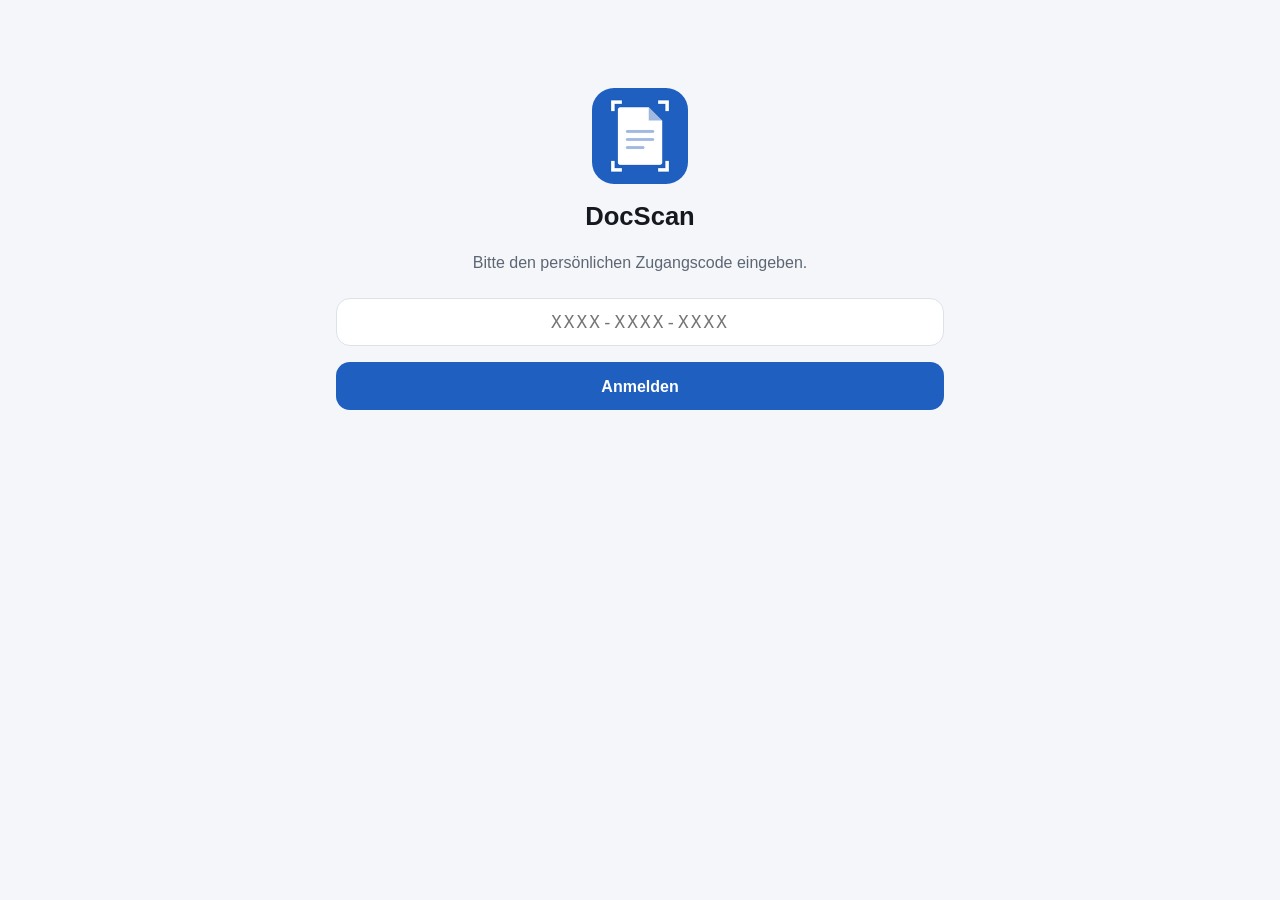
<file: pwa/index.html>
<!doctype html>
<html lang="de">
<head>
  <meta charset="utf-8">
  <meta name="viewport" content="width=device-width, initial-scale=1, viewport-fit=cover">
  <title>DocScan</title>
  <meta name="description" content="Dokumente scannen, ablegen und Rechnungen im Blick behalten.">
  <meta name="theme-color" content="#1f5fbf" media="(prefers-color-scheme: light)">
  <meta name="theme-color" content="#111418" media="(prefers-color-scheme: dark)">
  <meta name="color-scheme" content="light dark">

  <!-- iOS: Vollbild-App nach „Zum Home-Bildschirm“ -->
  <meta name="apple-mobile-web-app-capable" content="yes">
  <meta name="mobile-web-app-capable" content="yes">
  <meta name="apple-mobile-web-app-status-bar-style" content="default">
  <meta name="apple-mobile-web-app-title" content="DocScan">
  <link rel="apple-touch-icon" href="icons/apple-touch-icon.png">
  <link rel="icon" type="image/png" sizes="192x192" href="icons/icon-192.png">
  <link rel="manifest" href="manifest.webmanifest">

  <link rel="stylesheet" href="styles.css">
  <script src="config.js" defer></script>
  <script src="api.js" defer></script>
  <script src="scanner.js" defer></script>
  <script src="queue.js" defer></script>
  <script src="app.js" defer></script>
</head>
<body>
  <header class="topbar" id="topbar" hidden>
    <a href="#/" class="topbar-title">DocScan</a>
    <button class="icon-btn" id="menu-btn" type="button" aria-label="Menü" aria-haspopup="true" aria-expanded="false">
      <svg viewBox="0 0 24 24" width="24" height="24" aria-hidden="true"><circle cx="12" cy="5" r="2"/><circle cx="12" cy="12" r="2"/><circle cx="12" cy="19" r="2"/></svg>
      <span class="punkt" id="menu-punkt" hidden></span>
    </button>
    <div class="menu" id="menu" role="menu" hidden>
      <div class="menu-user" id="menu-user"></div>
      <a href="#/" role="menuitem" class="menu-item">Startseite</a>
      <a href="#/liste" role="menuitem" class="menu-item" data-rolle="editor">Tracking-Liste <span class="zahl" id="menu-neu" hidden></span></a>
      <button type="button" role="menuitem" class="menu-item" id="logout-btn">Abmelden</button>
    </div>
  </header>

  <main id="app" class="app" aria-live="polite"></main>

  <div class="toast" id="toast" role="status" hidden></div>

  <noscript>DocScan benötigt JavaScript.</noscript>
</body>
</html>
</file>
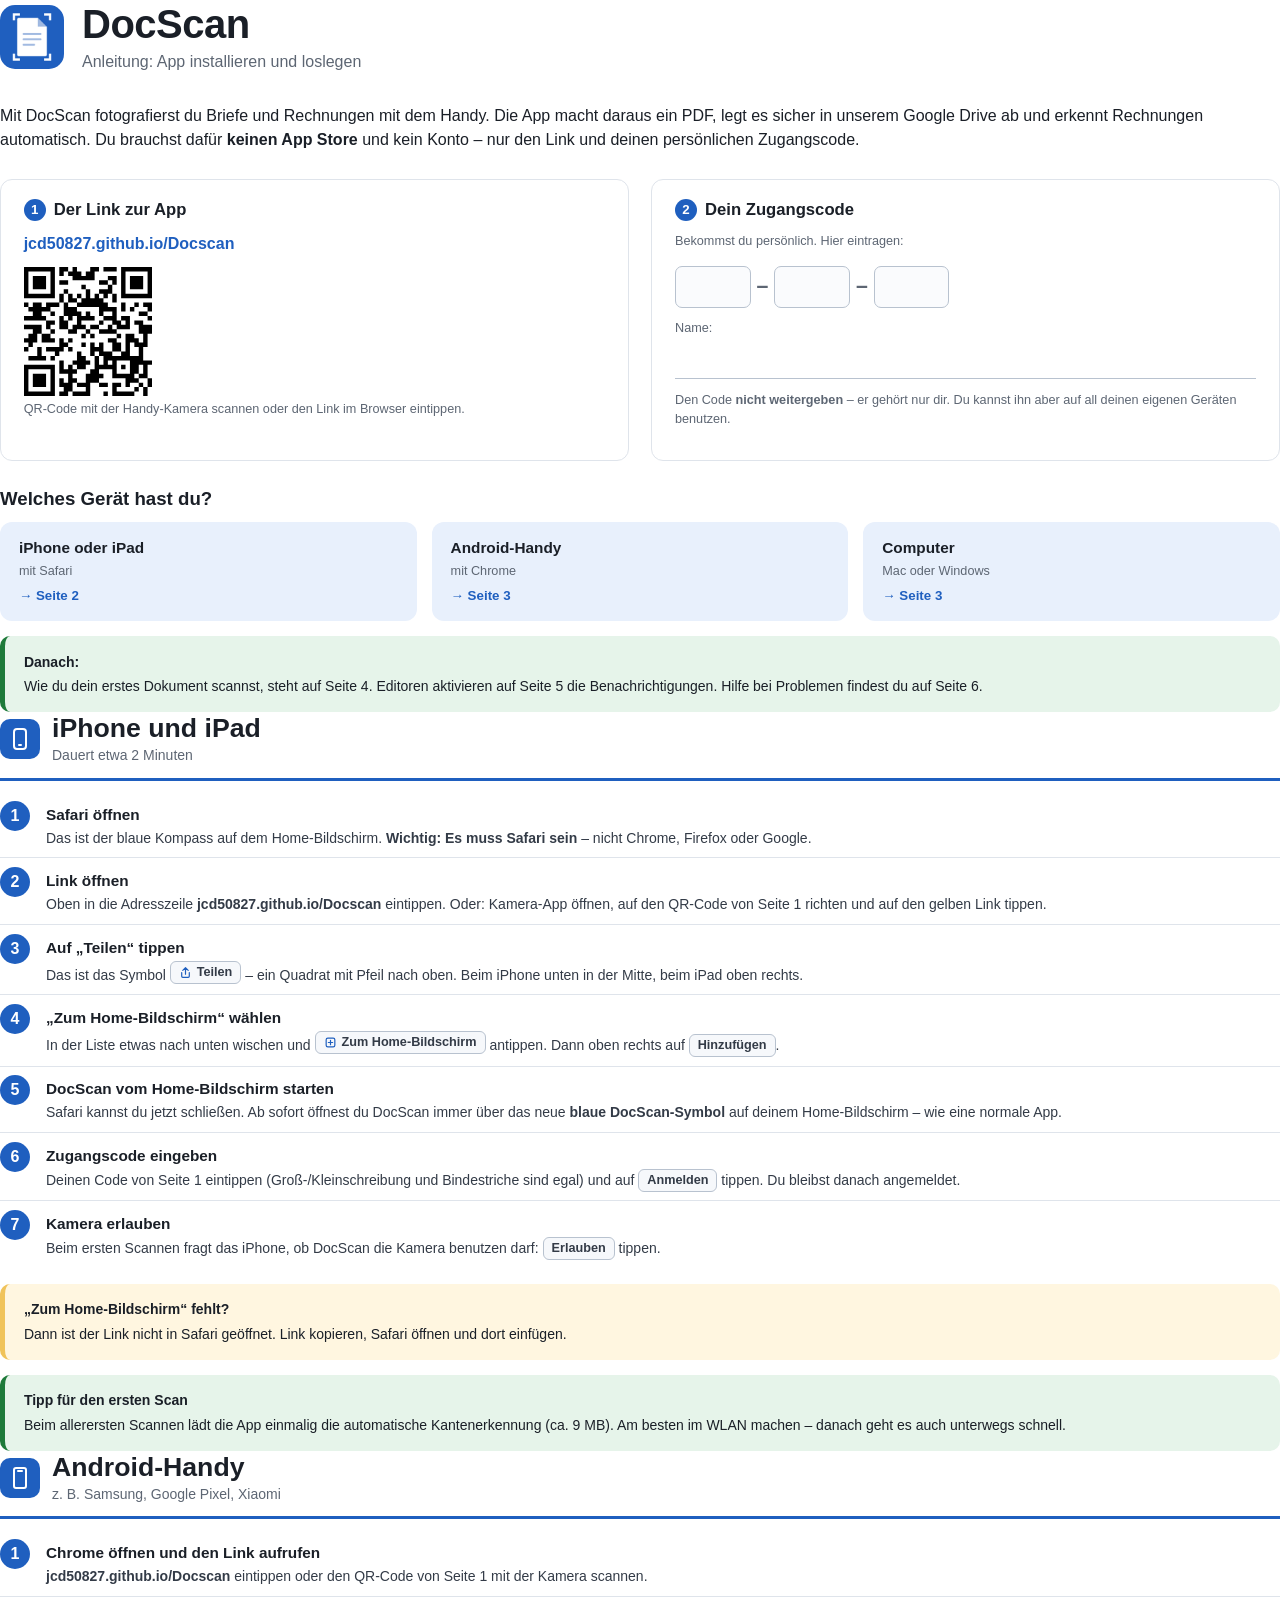
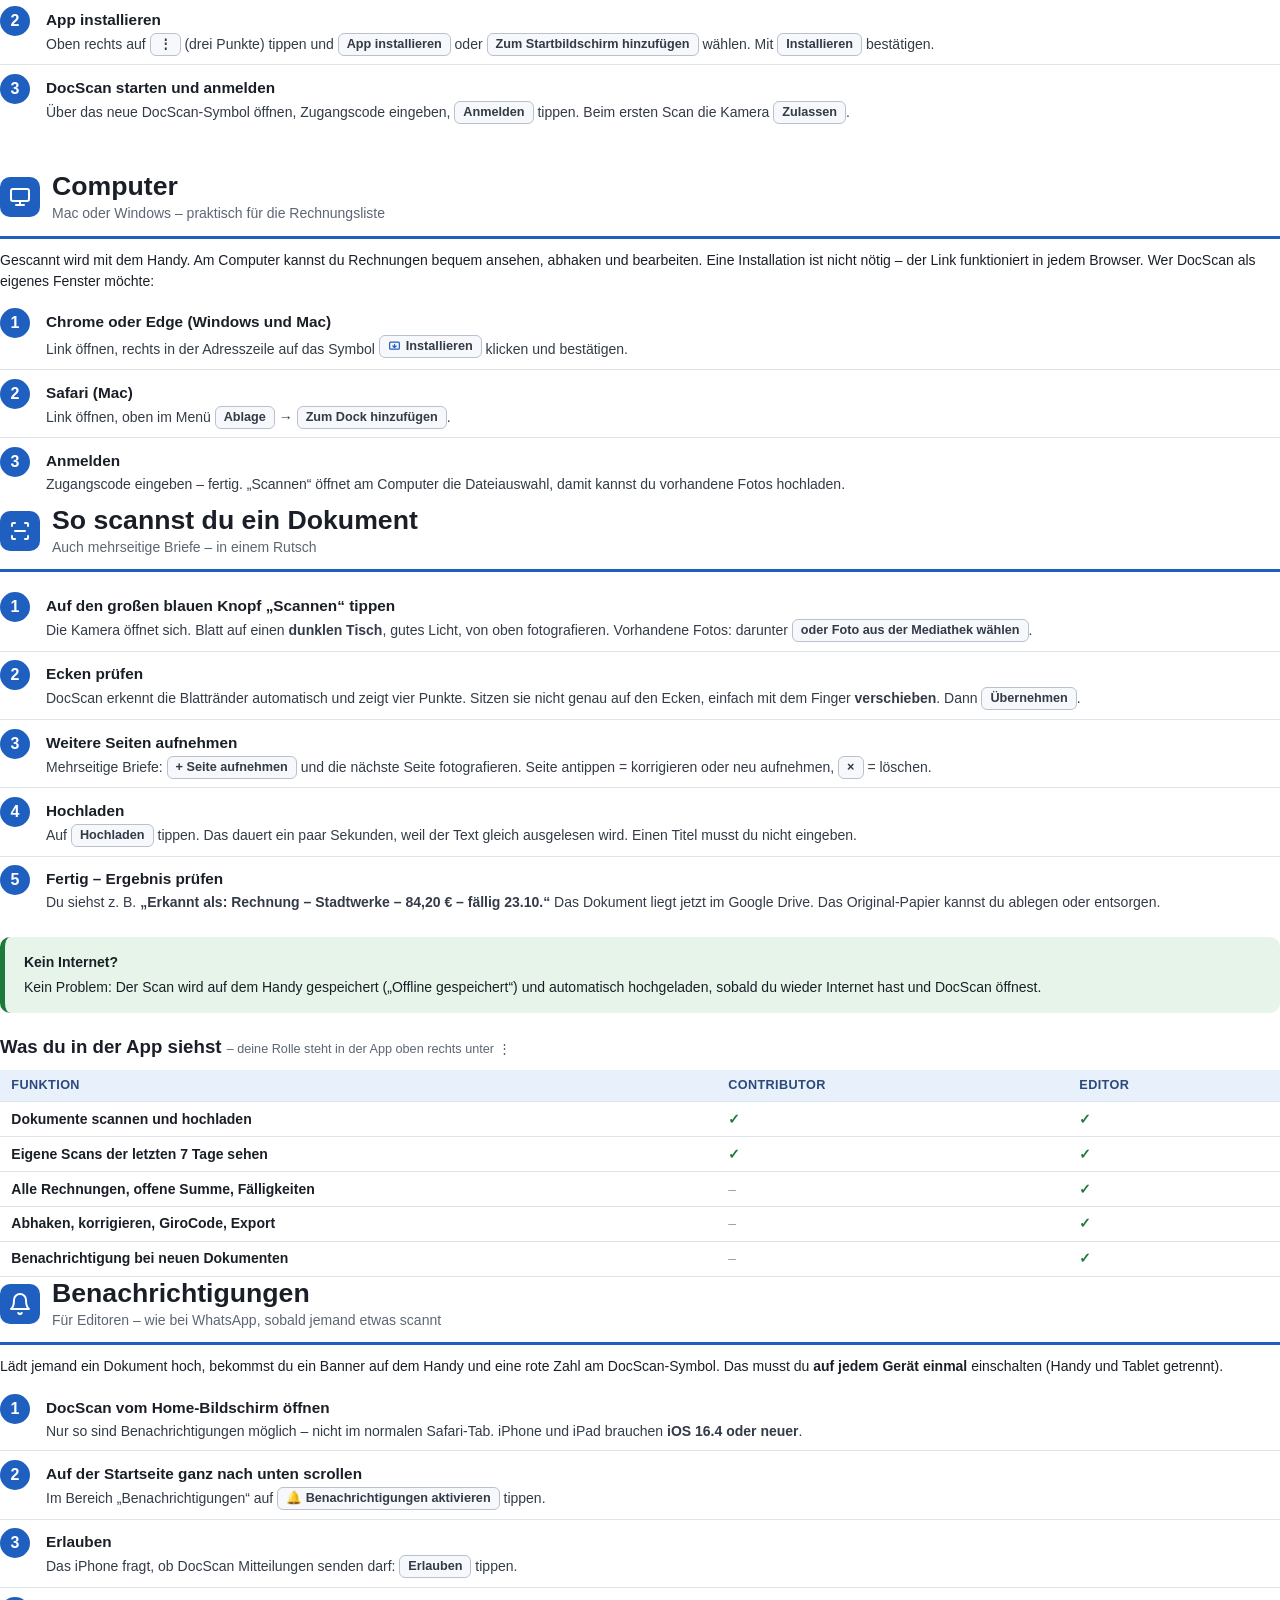
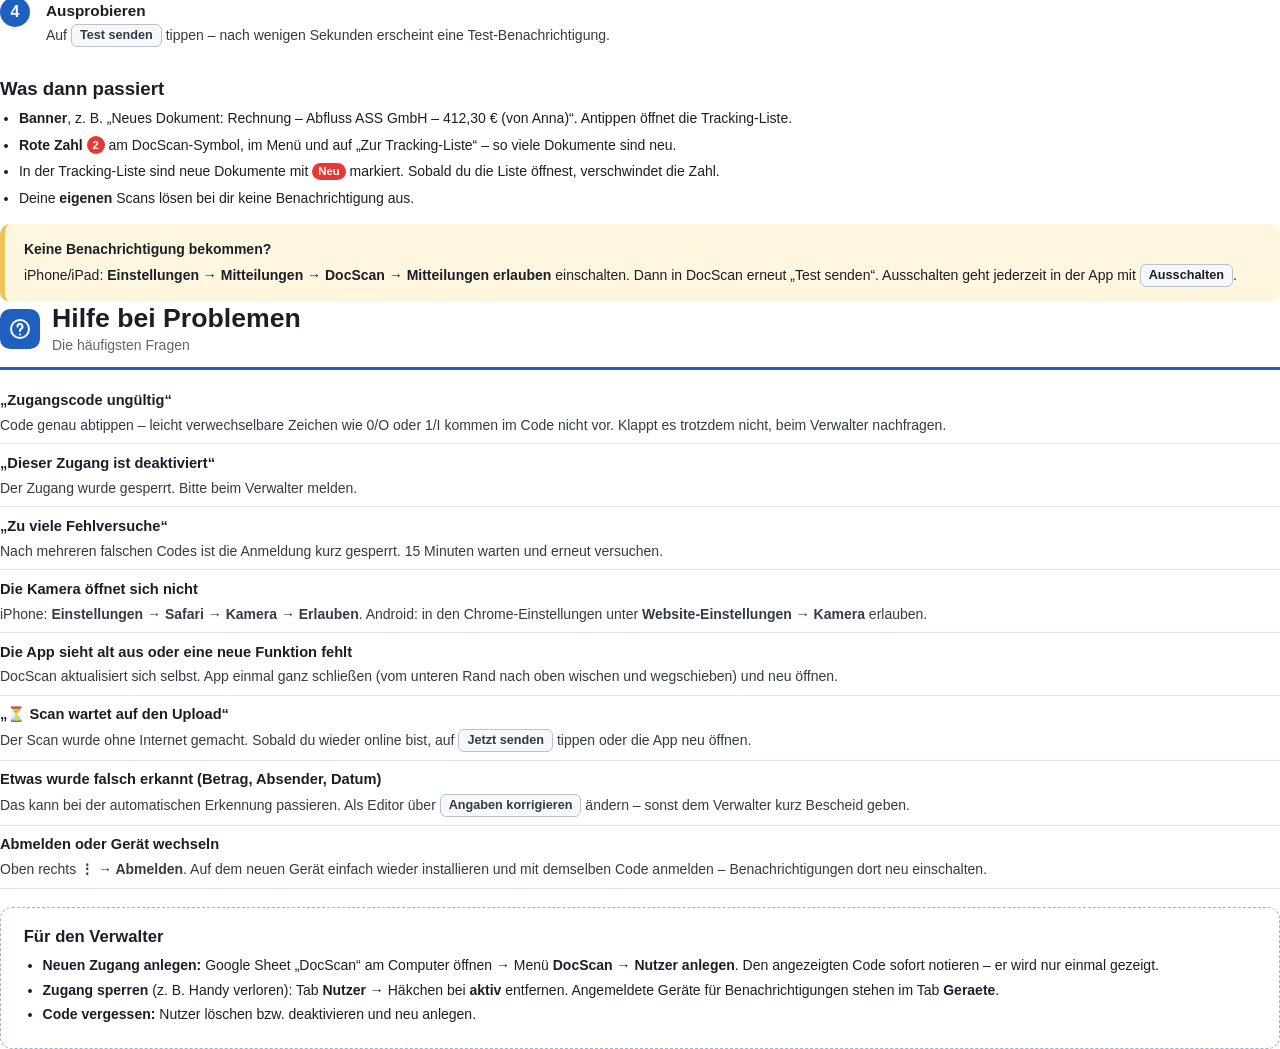
<file: anleitung/quelle/anleitung.html>
<!doctype html>
<html lang="de">
<head>
<meta charset="utf-8">
<title>DocScan – Anleitung</title>
<!-- Quelle der PDF-Anleitung. PDF erzeugen: node anleitung/quelle/pdf.js (siehe README in diesem Ordner). -->
<style>
  @page { size: A4; margin: 16mm 16mm 18mm 16mm; }
  :root {
    --blau: #1f5fbf; --blau-hell: #e8f0fc;
    --text: #1a1f27; --grau: #5d6673; --linie: #dfe4eb;
    --gelb: #fff6e0; --gelb-rand: #f0c35a; --gruen: #1e7a3a; --gruen-hell: #e6f4ea; --rot: #e53935;
  }
  * { box-sizing: border-box; }
  html { -webkit-print-color-adjust: exact; print-color-adjust: exact; }
  body { margin: 0; font-family: Inter, "Helvetica Neue", Arial, sans-serif; color: var(--text); font-size: 10.5pt; line-height: 1.5; }
  h1, h2, h3 { margin: 0; line-height: 1.2; }
  .seite { break-after: page; }
  .seite:last-child { break-after: auto; }

  /* Deckblatt */
  .kopf { display: flex; align-items: center; gap: 18px; margin-bottom: 8mm; }
  .kopf img { width: 64px; height: 64px; border-radius: 15px; }
  .kopf h1 { font-size: 30pt; font-weight: 800; letter-spacing: -0.5px; }
  .kopf p { margin: 2px 0 0; color: var(--grau); font-size: 12pt; }
  .intro { font-size: 12pt; margin: 0 0 7mm; }
  .zwei { display: grid; grid-template-columns: 1fr 1fr; gap: 6mm; }

  .box { border: 1.5px solid var(--linie); border-radius: 12px; padding: 5mm 6mm; }
  .box h3 { font-size: 12.5pt; margin-bottom: 3mm; display: flex; align-items: center; gap: 8px; }
  .nr-klein { display: inline-flex; width: 22px; height: 22px; border-radius: 50%; background: var(--blau); color: #fff; font-size: 10pt; font-weight: 700; align-items: center; justify-content: center; flex-shrink: 0; }
  .link { font-weight: 700; color: var(--blau); font-size: 12pt; word-break: break-all; }
  .qr { width: 34mm; height: 34mm; margin: 3mm 0 1mm; display: block; }
  .klein { color: var(--grau); font-size: 9.5pt; }
  .code-feld { display: flex; gap: 6px; align-items: center; margin: 4mm 0 3mm; font-size: 16pt; font-weight: 700; color: var(--grau); }
  .code-feld span.k { display: inline-block; width: 20mm; height: 11mm; border: 1.5px solid #b8c2cf; border-radius: 7px; background: #fafbfd; }
  .name-feld { border-bottom: 1.5px solid #b8c2cf; height: 9mm; margin-top: 2mm; }

  .geraete { margin-top: 7mm; }
  .geraete h2 { font-size: 14pt; margin-bottom: 3mm; }
  .geraet-liste { display: grid; grid-template-columns: repeat(3, 1fr); gap: 4mm; }
  .geraet { background: var(--blau-hell); border-radius: 12px; padding: 4mm 5mm; }
  .geraet b { display: block; font-size: 11.5pt; }
  .geraet span { color: var(--grau); font-size: 9.5pt; }
  .geraet .seitenzahl { color: var(--blau); font-weight: 700; font-size: 10pt; margin-top: 1.5mm; display: block; }

  /* Kapitel */
  .kapitel-kopf { display: flex; align-items: center; gap: 12px; padding-bottom: 3mm; margin-bottom: 3mm; border-bottom: 3px solid var(--blau); }
  .kapitel-kopf .icon { width: 40px; height: 40px; border-radius: 10px; background: var(--blau); display: flex; align-items: center; justify-content: center; }
  .kapitel-kopf .icon svg { width: 24px; height: 24px; stroke: #fff; fill: none; stroke-width: 2; stroke-linecap: round; stroke-linejoin: round; }
  .kapitel-kopf h2 { font-size: 20pt; font-weight: 800; }
  .kapitel-kopf p { margin: 1px 0 0; color: var(--grau); }

  .schritte { list-style: none; margin: 0; padding: 0; }
  .schritt { display: grid; grid-template-columns: 34px 1fr; gap: 12px; padding: 2.3mm 0; border-bottom: 1px solid var(--linie); break-inside: avoid; }
  .schritt:last-child { border-bottom: 0; }
  .nr { width: 30px; height: 30px; border-radius: 50%; background: var(--blau); color: #fff; font-weight: 800; font-size: 12pt; display: flex; align-items: center; justify-content: center; }
  .schritt h4 { margin: 3px 0 1px; font-size: 11.5pt; }
  .schritt p { margin: 0; color: #333b47; }
  .taste { display: inline-flex; align-items: center; gap: 5px; padding: 1px 8px; border: 1.3px solid #b8c2cf; border-radius: 6px; background: #f6f8fb; font-weight: 600; font-size: 9.5pt; white-space: nowrap; vertical-align: 1px; }
  .taste svg { width: 13px; height: 13px; stroke: var(--blau); fill: none; stroke-width: 2.2; stroke-linecap: round; stroke-linejoin: round; }
  .zahl { display: inline-flex; align-items: center; justify-content: center; min-width: 18px; height: 18px; padding: 0 5px; border-radius: 9px; background: var(--rot); color: #fff; font-size: 8.5pt; font-weight: 700; vertical-align: 1px; }
  .neu { display: inline-block; padding: 0 6px; border-radius: 9px; background: var(--rot); color: #fff; font-size: 8.5pt; font-weight: 700; vertical-align: 1px; }

  .hinweis { margin: 4mm 0 0; padding: 4mm 5mm; border-radius: 10px; background: var(--gelb); border-left: 5px solid var(--gelb-rand); break-inside: avoid; }
  .hinweis > b:first-child { display: block; margin-bottom: 1mm; }
  .tipp { margin: 4mm 0 0; padding: 4mm 5mm; border-radius: 10px; background: var(--gruen-hell); border-left: 5px solid var(--gruen); break-inside: avoid; }
  .tipp > b:first-child { display: block; margin-bottom: 1mm; }

  .abschnitt { margin-top: 6mm; }
  .abschnitt h3 { font-size: 14pt; margin-bottom: 2mm; break-after: avoid; }

  table { width: 100%; border-collapse: collapse; margin-top: 3mm; }
  tr { break-inside: avoid; }
  th, td { text-align: left; vertical-align: top; padding: 1.7mm 3mm; border-bottom: 1px solid var(--linie); }
  th { background: var(--blau-hell); font-size: 9.5pt; text-transform: uppercase; letter-spacing: 0.4px; color: #2b4a7a; }
  td:first-child { font-weight: 600; width: 56%; }
  .ja { color: var(--gruen); font-weight: 700; }
  .nein { color: #9aa3ae; }

  .faq { margin-top: 2mm; }
  .frage { padding: 2mm 0; border-bottom: 1px solid var(--linie); break-inside: avoid; }
  .frage h4 { margin: 0 0 1mm; font-size: 11pt; }
  .frage p { margin: 0; color: #333b47; }

  .liste-punkte { margin: 2mm 0 0; padding-left: 5mm; }
  .liste-punkte li { margin: 1.5mm 0; }

  .verwalter { margin-top: 5mm; padding: 5mm 6mm; border: 1.5px dashed #9fb3d1; border-radius: 12px; break-inside: avoid; }
  .verwalter h3 { font-size: 12.5pt; margin-bottom: 2mm; }
  .verwalter ul { margin: 0; padding-left: 5mm; }
  .verwalter li { margin: 1mm 0; }
</style>
</head>
<body>

<!-- ===================== Seite 1: Deckblatt ===================== -->
<section class="seite">
  <div class="kopf">
    <img src="../../pwa/icons/icon-192.png" alt="">
    <div>
      <h1>DocScan</h1>
      <p>Anleitung: App installieren und loslegen</p>
    </div>
  </div>

  <p class="intro">Mit DocScan fotografierst du Briefe und Rechnungen mit dem Handy. Die App macht daraus ein PDF, legt es sicher in unserem Google Drive ab und erkennt Rechnungen automatisch. Du brauchst dafür <b>keinen App Store</b> und kein Konto – nur den Link und deinen persönlichen Zugangscode.</p>

  <div class="zwei">
    <div class="box">
      <h3><span class="nr-klein">1</span> Der Link zur App</h3>
      <div class="link">jcd50827.github.io/Docscan</div>
      <img class="qr" src="link-qr.svg" alt="QR-Code zur App">
      <div class="klein">QR-Code mit der Handy-Kamera scannen oder den Link im Browser eintippen.</div>
    </div>
    <div class="box">
      <h3><span class="nr-klein">2</span> Dein Zugangscode</h3>
      <div class="klein">Bekommst du persönlich. Hier eintragen:</div>
      <div class="code-feld"><span class="k"></span>–<span class="k"></span>–<span class="k"></span></div>
      <div class="klein">Name:</div>
      <div class="name-feld"></div>
      <p class="klein" style="margin-top:3mm">Den Code <b>nicht weitergeben</b> – er gehört nur dir. Du kannst ihn aber auf all deinen eigenen Geräten benutzen.</p>
    </div>
  </div>

  <div class="geraete">
    <h2>Welches Gerät hast du?</h2>
    <div class="geraet-liste">
      <div class="geraet"><b>iPhone oder iPad</b><span>mit Safari</span><span class="seitenzahl">→ Seite 2</span></div>
      <div class="geraet"><b>Android-Handy</b><span>mit Chrome</span><span class="seitenzahl">→ Seite 3</span></div>
      <div class="geraet"><b>Computer</b><span>Mac oder Windows</span><span class="seitenzahl">→ Seite 3</span></div>
    </div>
  </div>

  <div class="tipp">
    <b>Danach:</b>
    Wie du dein erstes Dokument scannst, steht auf Seite 4. Editoren aktivieren auf Seite 5 die Benachrichtigungen. Hilfe bei Problemen findest du auf Seite 6.
  </div>
</section>

<!-- ===================== Seite 2: iPhone / iPad ===================== -->
<section class="seite">
  <div class="kapitel-kopf">
    <div class="icon"><svg viewBox="0 0 24 24"><rect x="6" y="2" width="12" height="20" rx="3"/><path d="M11 18h2"/></svg></div>
    <div><h2>iPhone und iPad</h2><p>Dauert etwa 2 Minuten</p></div>
  </div>

  <ol class="schritte">
    <li class="schritt"><div class="nr">1</div><div>
      <h4>Safari öffnen</h4>
      <p>Das ist der blaue Kompass auf dem Home-Bildschirm. <b>Wichtig: Es muss Safari sein</b> – nicht Chrome, Firefox oder Google.</p></div></li>
    <li class="schritt"><div class="nr">2</div><div>
      <h4>Link öffnen</h4>
      <p>Oben in die Adresszeile <b>jcd50827.github.io/Docscan</b> eintippen. Oder: Kamera-App öffnen, auf den QR-Code von Seite 1 richten und auf den gelben Link tippen.</p></div></li>
    <li class="schritt"><div class="nr">3</div><div>
      <h4>Auf „Teilen“ tippen</h4>
      <p>Das ist das Symbol <span class="taste"><svg viewBox="0 0 24 24"><path d="M12 3v12M7 8l5-5 5 5"/><path d="M5 12v7a2 2 0 0 0 2 2h10a2 2 0 0 0 2-2v-7"/></svg>Teilen</span> – ein Quadrat mit Pfeil nach oben. Beim iPhone unten in der Mitte, beim iPad oben rechts.</p></div></li>
    <li class="schritt"><div class="nr">4</div><div>
      <h4>„Zum Home-Bildschirm“ wählen</h4>
      <p>In der Liste etwas nach unten wischen und <span class="taste"><svg viewBox="0 0 24 24"><rect x="4" y="4" width="16" height="16" rx="3"/><path d="M12 8v8M8 12h8"/></svg>Zum Home-Bildschirm</span> antippen. Dann oben rechts auf <span class="taste">Hinzufügen</span>.</p></div></li>
    <li class="schritt"><div class="nr">5</div><div>
      <h4>DocScan vom Home-Bildschirm starten</h4>
      <p>Safari kannst du jetzt schließen. Ab sofort öffnest du DocScan immer über das neue <b>blaue DocScan-Symbol</b> auf deinem Home-Bildschirm – wie eine normale App.</p></div></li>
    <li class="schritt"><div class="nr">6</div><div>
      <h4>Zugangscode eingeben</h4>
      <p>Deinen Code von Seite 1 eintippen (Groß-/Kleinschreibung und Bindestriche sind egal) und auf <span class="taste">Anmelden</span> tippen. Du bleibst danach angemeldet.</p></div></li>
    <li class="schritt"><div class="nr">7</div><div>
      <h4>Kamera erlauben</h4>
      <p>Beim ersten Scannen fragt das iPhone, ob DocScan die Kamera benutzen darf: <span class="taste">Erlauben</span> tippen.</p></div></li>
  </ol>

  <div class="hinweis">
    <b>„Zum Home-Bildschirm“ fehlt?</b>
    Dann ist der Link nicht in Safari geöffnet. Link kopieren, Safari öffnen und dort einfügen.
  </div>
  <div class="tipp">
    <b>Tipp für den ersten Scan</b>
    Beim allerersten Scannen lädt die App einmalig die automatische Kantenerkennung (ca. 9 MB). Am besten im WLAN machen – danach geht es auch unterwegs schnell.
  </div>
</section>

<!-- ===================== Seite 3: Android + Computer ===================== -->
<section class="seite">
  <div class="kapitel-kopf">
    <div class="icon"><svg viewBox="0 0 24 24"><rect x="6" y="2" width="12" height="20" rx="2"/><path d="M10 5h4"/></svg></div>
    <div><h2>Android-Handy</h2><p>z. B. Samsung, Google Pixel, Xiaomi</p></div>
  </div>

  <ol class="schritte">
    <li class="schritt"><div class="nr">1</div><div>
      <h4>Chrome öffnen und den Link aufrufen</h4>
      <p><b>jcd50827.github.io/Docscan</b> eintippen oder den QR-Code von Seite 1 mit der Kamera scannen.</p></div></li>
    <li class="schritt"><div class="nr">2</div><div>
      <h4>App installieren</h4>
      <p>Oben rechts auf <span class="taste">⋮</span> (drei Punkte) tippen und <span class="taste">App installieren</span> oder <span class="taste">Zum Startbildschirm hinzufügen</span> wählen. Mit <span class="taste">Installieren</span> bestätigen.</p></div></li>
    <li class="schritt"><div class="nr">3</div><div>
      <h4>DocScan starten und anmelden</h4>
      <p>Über das neue DocScan-Symbol öffnen, Zugangscode eingeben, <span class="taste">Anmelden</span> tippen. Beim ersten Scan die Kamera <span class="taste">Zulassen</span>.</p></div></li>
  </ol>

  <div class="kapitel-kopf" style="margin-top:10mm">
    <div class="icon"><svg viewBox="0 0 24 24"><rect x="3" y="4" width="18" height="12" rx="2"/><path d="M8 20h8M12 16v4"/></svg></div>
    <div><h2>Computer</h2><p>Mac oder Windows – praktisch für die Rechnungsliste</p></div>
  </div>

  <p style="margin:0 0 2mm">Gescannt wird mit dem Handy. Am Computer kannst du Rechnungen bequem ansehen, abhaken und bearbeiten. Eine Installation ist nicht nötig – der Link funktioniert in jedem Browser. Wer DocScan als eigenes Fenster möchte:</p>
  <ol class="schritte">
    <li class="schritt"><div class="nr">1</div><div>
      <h4>Chrome oder Edge (Windows und Mac)</h4>
      <p>Link öffnen, rechts in der Adresszeile auf das Symbol <span class="taste"><svg viewBox="0 0 24 24"><rect x="3" y="4" width="18" height="13" rx="2"/><path d="M12 8v6M9 11l3 3 3-3"/></svg>Installieren</span> klicken und bestätigen.</p></div></li>
    <li class="schritt"><div class="nr">2</div><div>
      <h4>Safari (Mac)</h4>
      <p>Link öffnen, oben im Menü <span class="taste">Ablage</span> → <span class="taste">Zum Dock hinzufügen</span>.</p></div></li>
    <li class="schritt"><div class="nr">3</div><div>
      <h4>Anmelden</h4>
      <p>Zugangscode eingeben – fertig. „Scannen“ öffnet am Computer die Dateiauswahl, damit kannst du vorhandene Fotos hochladen.</p></div></li>
  </ol>
</section>

<!-- ===================== Seite 4: Scannen ===================== -->
<section class="seite">
  <div class="kapitel-kopf">
    <div class="icon"><svg viewBox="0 0 24 24"><path d="M4 7V5a1 1 0 0 1 1-1h2M17 4h2a1 1 0 0 1 1 1v2M20 17v2a1 1 0 0 1-1 1h-2M7 20H5a1 1 0 0 1-1-1v-2M7 12h10"/></svg></div>
    <div><h2>So scannst du ein Dokument</h2><p>Auch mehrseitige Briefe – in einem Rutsch</p></div>
  </div>

  <ol class="schritte">
    <li class="schritt"><div class="nr">1</div><div>
      <h4>Auf den großen blauen Knopf „Scannen“ tippen</h4>
      <p>Die Kamera öffnet sich. Blatt auf einen <b>dunklen Tisch</b>, gutes Licht, von oben fotografieren. Vorhandene Fotos: darunter <span class="taste">oder Foto aus der Mediathek wählen</span>.</p></div></li>
    <li class="schritt"><div class="nr">2</div><div>
      <h4>Ecken prüfen</h4>
      <p>DocScan erkennt die Blattränder automatisch und zeigt vier Punkte. Sitzen sie nicht genau auf den Ecken, einfach mit dem Finger <b>verschieben</b>. Dann <span class="taste">Übernehmen</span>.</p></div></li>
    <li class="schritt"><div class="nr">3</div><div>
      <h4>Weitere Seiten aufnehmen</h4>
      <p>Mehrseitige Briefe: <span class="taste">+ Seite aufnehmen</span> und die nächste Seite fotografieren. Seite antippen = korrigieren oder neu aufnehmen, <span class="taste">×</span> = löschen.</p></div></li>
    <li class="schritt"><div class="nr">4</div><div>
      <h4>Hochladen</h4>
      <p>Auf <span class="taste">Hochladen</span> tippen. Das dauert ein paar Sekunden, weil der Text gleich ausgelesen wird. Einen Titel musst du nicht eingeben.</p></div></li>
    <li class="schritt"><div class="nr">5</div><div>
      <h4>Fertig – Ergebnis prüfen</h4>
      <p>Du siehst z. B. <b>„Erkannt als: Rechnung – Stadtwerke – 84,20 € – fällig 23.10.“</b> Das Dokument liegt jetzt im Google Drive. Das Original-Papier kannst du ablegen oder entsorgen.</p></div></li>
  </ol>

  <div class="tipp">
    <b>Kein Internet?</b>
    Kein Problem: Der Scan wird auf dem Handy gespeichert („Offline gespeichert“) und automatisch hochgeladen, sobald du wieder Internet hast und DocScan öffnest.
  </div>

  <div class="abschnitt">
    <h3>Was du in der App siehst <span class="klein" style="font-weight:400">– deine Rolle steht in der App oben rechts unter ⋮</span></h3>
    <table>
      <tr><th>Funktion</th><th>Contributor</th><th>Editor</th></tr>
      <tr><td>Dokumente scannen und hochladen</td><td class="ja">✓</td><td class="ja">✓</td></tr>
      <tr><td>Eigene Scans der letzten 7 Tage sehen</td><td class="ja">✓</td><td class="ja">✓</td></tr>
      <tr><td>Alle Rechnungen, offene Summe, Fälligkeiten</td><td class="nein">–</td><td class="ja">✓</td></tr>
      <tr><td>Abhaken, korrigieren, GiroCode, Export</td><td class="nein">–</td><td class="ja">✓</td></tr>
      <tr><td>Benachrichtigung bei neuen Dokumenten</td><td class="nein">–</td><td class="ja">✓</td></tr>
    </table>
  </div>
</section>

<!-- ===================== Seite 5: Benachrichtigungen ===================== -->
<section class="seite">
  <div class="kapitel-kopf">
    <div class="icon"><svg viewBox="0 0 24 24"><path d="M6 8a6 6 0 0 1 12 0c0 7 3 9 3 9H3s3-2 3-9"/><path d="M10.3 21a1.94 1.94 0 0 0 3.4 0"/></svg></div>
    <div><h2>Benachrichtigungen</h2><p>Für Editoren – wie bei WhatsApp, sobald jemand etwas scannt</p></div>
  </div>

  <p style="margin:0 0 2mm">Lädt jemand ein Dokument hoch, bekommst du ein Banner auf dem Handy und eine rote Zahl am DocScan-Symbol. Das musst du <b>auf jedem Gerät einmal</b> einschalten (Handy und Tablet getrennt).</p>

  <ol class="schritte">
    <li class="schritt"><div class="nr">1</div><div>
      <h4>DocScan vom Home-Bildschirm öffnen</h4>
      <p>Nur so sind Benachrichtigungen möglich – nicht im normalen Safari-Tab. iPhone und iPad brauchen <b>iOS 16.4 oder neuer</b>.</p></div></li>
    <li class="schritt"><div class="nr">2</div><div>
      <h4>Auf der Startseite ganz nach unten scrollen</h4>
      <p>Im Bereich „Benachrichtigungen“ auf <span class="taste">🔔 Benachrichtigungen aktivieren</span> tippen.</p></div></li>
    <li class="schritt"><div class="nr">3</div><div>
      <h4>Erlauben</h4>
      <p>Das iPhone fragt, ob DocScan Mitteilungen senden darf: <span class="taste">Erlauben</span> tippen.</p></div></li>
    <li class="schritt"><div class="nr">4</div><div>
      <h4>Ausprobieren</h4>
      <p>Auf <span class="taste">Test senden</span> tippen – nach wenigen Sekunden erscheint eine Test-Benachrichtigung.</p></div></li>
  </ol>

  <div class="abschnitt">
    <h3>Was dann passiert</h3>
    <ul class="liste-punkte">
      <li><b>Banner</b>, z. B. „Neues Dokument: Rechnung – Abfluss ASS GmbH – 412,30 € (von Anna)“. Antippen öffnet die Tracking-Liste.</li>
      <li><b>Rote Zahl</b> <span class="zahl">2</span> am DocScan-Symbol, im Menü und auf „Zur Tracking-Liste“ – so viele Dokumente sind neu.</li>
      <li>In der Tracking-Liste sind neue Dokumente mit <span class="neu">Neu</span> markiert. Sobald du die Liste öffnest, verschwindet die Zahl.</li>
      <li>Deine <b>eigenen</b> Scans lösen bei dir keine Benachrichtigung aus.</li>
    </ul>
  </div>

  <div class="hinweis">
    <b>Keine Benachrichtigung bekommen?</b>
    iPhone/iPad: <b>Einstellungen → Mitteilungen → DocScan → Mitteilungen erlauben</b> einschalten. Dann in DocScan erneut „Test senden“. Ausschalten geht jederzeit in der App mit <span class="taste">Ausschalten</span>.
  </div>
</section>

<!-- ===================== Seite 6: Hilfe ===================== -->
<section class="seite">
  <div class="kapitel-kopf">
    <div class="icon"><svg viewBox="0 0 24 24"><circle cx="12" cy="12" r="9"/><path d="M9.5 9.5a2.5 2.5 0 1 1 3.5 2.3c-.6.3-1 .9-1 1.6V14M12 17.5v.01"/></svg></div>
    <div><h2>Hilfe bei Problemen</h2><p>Die häufigsten Fragen</p></div>
  </div>

  <div class="faq">
    <div class="frage"><h4>„Zugangscode ungültig“</h4>
      <p>Code genau abtippen – leicht verwechselbare Zeichen wie 0/O oder 1/I kommen im Code nicht vor. Klappt es trotzdem nicht, beim Verwalter nachfragen.</p></div>
    <div class="frage"><h4>„Dieser Zugang ist deaktiviert“</h4>
      <p>Der Zugang wurde gesperrt. Bitte beim Verwalter melden.</p></div>
    <div class="frage"><h4>„Zu viele Fehlversuche“</h4>
      <p>Nach mehreren falschen Codes ist die Anmeldung kurz gesperrt. 15 Minuten warten und erneut versuchen.</p></div>
    <div class="frage"><h4>Die Kamera öffnet sich nicht</h4>
      <p>iPhone: <b>Einstellungen → Safari → Kamera → Erlauben</b>. Android: in den Chrome-Einstellungen unter <b>Website-Einstellungen → Kamera</b> erlauben.</p></div>
    <div class="frage"><h4>Die App sieht alt aus oder eine neue Funktion fehlt</h4>
      <p>DocScan aktualisiert sich selbst. App einmal ganz schließen (vom unteren Rand nach oben wischen und wegschieben) und neu öffnen.</p></div>
    <div class="frage"><h4>„⏳ Scan wartet auf den Upload“</h4>
      <p>Der Scan wurde ohne Internet gemacht. Sobald du wieder online bist, auf <span class="taste">Jetzt senden</span> tippen oder die App neu öffnen.</p></div>
    <div class="frage"><h4>Etwas wurde falsch erkannt (Betrag, Absender, Datum)</h4>
      <p>Das kann bei der automatischen Erkennung passieren. Als Editor über <span class="taste">Angaben korrigieren</span> ändern – sonst dem Verwalter kurz Bescheid geben.</p></div>
    <div class="frage"><h4>Abmelden oder Gerät wechseln</h4>
      <p>Oben rechts <b>⋮ → Abmelden</b>. Auf dem neuen Gerät einfach wieder installieren und mit demselben Code anmelden – Benachrichtigungen dort neu einschalten.</p></div>
  </div>

  <div class="verwalter">
    <h3>Für den Verwalter</h3>
    <ul>
      <li><b>Neuen Zugang anlegen:</b> Google Sheet „DocScan“ am Computer öffnen → Menü <b>DocScan → Nutzer anlegen</b>. Den angezeigten Code sofort notieren – er wird nur einmal gezeigt.</li>
      <li><b>Zugang sperren</b> (z. B. Handy verloren): Tab <b>Nutzer</b> → Häkchen bei <b>aktiv</b> entfernen. Angemeldete Geräte für Benachrichtigungen stehen im Tab <b>Geraete</b>.</li>
      <li><b>Code vergessen:</b> Nutzer löschen bzw. deaktivieren und neu anlegen.</li>
    </ul>
  </div>
</section>

</body>
</html>
</file>
<file: pwa/styles.css>
:root {
  --bg: #f4f6f9;
  --surface: #ffffff;
  --text: #15191f;
  --muted: #5d6673;
  --border: #dde2e9;
  --primary: #1f5fbf;
  --primary-text: #ffffff;
  --primary-soft: #e3ecfa;
  --danger: #c62828;
  --danger-soft: #fdecec;
  --radius: 14px;
  --shadow: 0 1px 3px rgba(16, 24, 40, 0.08);
  --tap: 48px;
  --safe-top: env(safe-area-inset-top, 0px);
  --safe-right: env(safe-area-inset-right, 0px);
  --safe-bottom: env(safe-area-inset-bottom, 0px);
  --safe-left: env(safe-area-inset-left, 0px);
}

@media (prefers-color-scheme: dark) {
  :root {
    --bg: #111418;
    --surface: #1c2027;
    --text: #e9edf2;
    --muted: #9aa4b2;
    --border: #2d333d;
    --primary: #5b9bff;
    --primary-text: #0b1220;
    --primary-soft: #1d2b44;
    --danger: #ff6b6b;
    --danger-soft: #3a1d1f;
    --shadow: none;
  }
}

*, *::before, *::after { box-sizing: border-box; }

html { -webkit-text-size-adjust: 100%; }

body {
  margin: 0;
  min-height: 100vh;
  min-height: 100dvh;
  background: var(--bg);
  color: var(--text);
  font: 16px/1.45 -apple-system, BlinkMacSystemFont, "Segoe UI", Roboto, Helvetica, Arial, sans-serif;
  -webkit-tap-highlight-color: transparent;
}

[hidden] { display: none !important; }

h1 { font-size: 1.6rem; margin: 0.5rem 0 1rem; }
h2 { font-size: 1.05rem; margin: 1.5rem 0 0.75rem; color: var(--muted); font-weight: 600; }
a { color: var(--primary); }
code { font-size: 0.9em; }

.muted { color: var(--muted); }
.visually-hidden {
  position: absolute; width: 1px; height: 1px; overflow: hidden;
  clip: rect(0 0 0 0); white-space: nowrap;
}

/* ---- Kopfzeile ---- */
.topbar {
  position: sticky;
  top: 0;
  z-index: 10;
  display: flex;
  align-items: center;
  justify-content: space-between;
  padding: calc(var(--safe-top) + 6px) calc(var(--safe-right) + 8px) 6px calc(var(--safe-left) + 16px);
  background: var(--surface);
  border-bottom: 1px solid var(--border);
}
.topbar-title { font-weight: 700; font-size: 1.15rem; color: var(--text); text-decoration: none; }

.icon-btn {
  width: var(--tap); height: var(--tap);
  display: inline-flex; align-items: center; justify-content: center;
  border: 0; border-radius: 50%;
  background: transparent; color: var(--text); fill: currentColor;
  cursor: pointer;
}
.icon-btn:active { background: var(--primary-soft); }

.menu {
  position: absolute;
  top: calc(100% + 4px);
  right: calc(var(--safe-right) + 8px);
  min-width: 220px;
  background: var(--surface);
  border: 1px solid var(--border);
  border-radius: var(--radius);
  box-shadow: 0 8px 24px rgba(0, 0, 0, 0.18);
  overflow: hidden;
}
.menu-user { padding: 12px 16px; border-bottom: 1px solid var(--border); display: flex; flex-direction: column; }
.menu-user span { color: var(--muted); font-size: 0.9rem; }
.menu-item {
  display: block; width: 100%;
  min-height: var(--tap);
  padding: 12px 16px;
  border: 0; background: none; text-align: left;
  color: var(--text); font: inherit; text-decoration: none;
  cursor: pointer;
}
.menu-item:active { background: var(--primary-soft); }

/* ---- Hauptbereich ---- */
.app {
  max-width: 640px;
  margin: 0 auto;
  padding: 16px calc(var(--safe-right) + 16px) calc(var(--safe-bottom) + 32px) calc(var(--safe-left) + 16px);
}

/* ---- Buttons & Eingaben ---- */
.btn {
  display: inline-flex; align-items: center; justify-content: center;
  min-height: var(--tap);
  padding: 0 20px;
  border: 0; border-radius: var(--radius);
  font: inherit; font-weight: 600; text-decoration: none;
  cursor: pointer;
}
.btn:disabled { opacity: 0.6; cursor: default; }
.btn-block { display: flex; width: 100%; margin-top: 16px; }
.btn-primary { background: var(--primary); color: var(--primary-text); }
.btn-secondary { background: var(--primary-soft); color: var(--primary); }

.input {
  width: 100%;
  min-height: var(--tap);
  padding: 10px 14px;
  border: 1px solid var(--border);
  border-radius: var(--radius);
  background: var(--surface);
  color: var(--text);
  font: inherit;
  font-size: 1.1rem; /* ≥ 16px verhindert Auto-Zoom auf iOS */
}
.input:focus { outline: 2px solid var(--primary); outline-offset: 1px; }
.input-code { text-align: center; letter-spacing: 0.12em; text-transform: uppercase; font-family: ui-monospace, Menlo, monospace; }

.form-error { color: var(--danger); margin: 12px 0 0; }

.notice { padding: 12px 14px; border-radius: var(--radius); background: var(--primary-soft); }
.notice-error { background: var(--danger-soft); color: var(--danger); }

/* ---- Login ---- */
.login { text-align: center; padding-top: calc(var(--safe-top) + 8vh); }
.login-logo { border-radius: 22px; }
.login form { margin-top: 24px; }

/* ---- Startseite ---- */
.greeting p { margin: 0 0 12px; }

.btn-scan {
  display: flex; flex-direction: column; align-items: center; justify-content: center; gap: 8px;
  width: 100%;
  min-height: 140px;
  border: 0; border-radius: 20px;
  background: var(--primary); color: var(--primary-text);
  font: inherit; font-size: 1.4rem; font-weight: 700;
  box-shadow: var(--shadow);
  cursor: pointer;
}
.btn-scan:active { transform: scale(0.98); }

.stats { display: grid; grid-template-columns: repeat(2, 1fr); gap: 10px; }
.stat-wide { grid-column: 1 / -1; }
.stat {
  display: flex; flex-direction: column; gap: 2px;
  padding: 12px;
  background: var(--surface);
  border: 1px solid var(--border);
  border-radius: var(--radius);
  box-shadow: var(--shadow);
  min-width: 0;
}
.stat-label { font-size: 0.8rem; color: var(--muted); }
.stat-value { font-size: 1.4rem; font-weight: 700; overflow-wrap: anywhere; }
.stat-sub { font-size: 0.8rem; color: var(--muted); }
.stat-danger { background: var(--danger-soft); border-color: var(--danger); }
.stat-danger .stat-value, .stat-danger .stat-label { color: var(--danger); }

.cards { list-style: none; margin: 0; padding: 0; display: flex; flex-direction: column; gap: 8px; }
.card {
  display: flex; align-items: center; justify-content: space-between; gap: 12px;
  min-height: 64px;
  padding: 12px 14px;
  background: var(--surface);
  border: 1px solid var(--border);
  border-radius: var(--radius);
  box-shadow: var(--shadow);
}
.card-main { display: flex; flex-direction: column; min-width: 0; }
.card-title { overflow: hidden; text-overflow: ellipsis; white-space: nowrap; }
.card-side { display: flex; flex-direction: column; align-items: flex-end; gap: 4px; flex-shrink: 0; }

.badge {
  display: inline-block;
  padding: 2px 8px;
  border-radius: 999px;
  background: var(--primary-soft);
  color: var(--primary);
  font-size: 0.8rem;
  font-weight: 600;
}

.empty { color: var(--muted); text-align: center; padding: 24px 0; }

/* ---- Toast ---- */
.toast {
  position: fixed;
  left: 50%;
  bottom: calc(var(--safe-bottom) + 20px);
  transform: translateX(-50%);
  max-width: calc(100% - 32px);
  padding: 12px 18px;
  border-radius: var(--radius);
  background: var(--text);
  color: var(--bg);
  box-shadow: 0 8px 24px rgba(0, 0, 0, 0.25);
  z-index: 20;
}

/* ---- Scannen ---- */
.btn-ghost { background: transparent; color: var(--primary); }
label.btn, label.btn-scan { cursor: pointer; -webkit-user-select: none; user-select: none; }

.pages {
  list-style: none;
  margin: 16px 0;
  padding: 0;
  display: grid;
  grid-template-columns: repeat(3, 1fr);
  gap: 10px;
}
.pages .empty { grid-column: 1 / -1; }
.page { position: relative; }
.page-thumb {
  display: flex; align-items: center; justify-content: center;
  width: 100%;
  aspect-ratio: 3 / 4;
  padding: 0;
  border: 1px solid var(--border);
  border-radius: 10px;
  background: var(--surface);
  overflow: hidden;
  cursor: pointer;
}
.page-thumb img { width: 100%; height: 100%; object-fit: cover; display: block; }
.page-error { color: var(--danger); font-size: 0.85rem; }
.page-nr {
  position: absolute; left: 6px; bottom: 6px;
  min-width: 24px; height: 24px; padding: 0 6px;
  border-radius: 12px;
  background: rgba(0, 0, 0, 0.6); color: #fff;
  font-size: 0.8rem; font-weight: 600;
  display: flex; align-items: center; justify-content: center;
  pointer-events: none;
}
.page-del {
  position: absolute; top: -8px; right: -8px;
  width: 36px; height: 36px;
  border: 0; border-radius: 50%;
  background: var(--danger); color: #fff;
  font-size: 1.3rem; line-height: 1;
  cursor: pointer;
  box-shadow: 0 1px 4px rgba(0, 0, 0, 0.3);
}

.scan-actions { display: grid; grid-template-columns: 1fr 1fr; gap: 10px; }
.scan-actions .btn { padding: 0 8px; white-space: nowrap; }

.toggle {
  display: flex; align-items: flex-start; gap: 12px;
  margin: 20px 0 8px;
  padding: 12px 14px;
  background: var(--surface);
  border: 1px solid var(--border);
  border-radius: var(--radius);
  cursor: pointer;
}
.toggle input { width: 22px; height: 22px; margin: 2px 0 0; flex-shrink: 0; accent-color: var(--primary); }
.toggle .muted { font-size: 0.85rem; }

.field-label { display: block; margin: 16px 0 6px; font-weight: 600; }

.scan-status { min-height: 1.4em; margin: 12px 0 0; text-align: center; color: var(--muted); }
.scan-status-error { color: var(--danger); }

.spinner {
  width: 24px; height: 24px;
  border: 3px solid var(--border);
  border-top-color: var(--primary);
  border-radius: 50%;
  animation: spin 0.8s linear infinite;
}
@keyframes spin { to { transform: rotate(360deg); } }

/* ---- Ergebnis nach Upload ---- */
.result { text-align: center; padding-top: 16px; }
.result-icon {
  width: 64px; height: 64px; margin: 0 auto;
  border-radius: 50%;
  background: var(--primary); color: var(--primary-text);
  font-size: 2rem; font-weight: 700;
  display: flex; align-items: center; justify-content: center;
}
.result-card { margin: 16px 0; text-align: left; }

/* ---- Erkennung & Korrektur ---- */
.result-summary { margin: 8px 0 12px; font-size: 1.05rem; }
.notice-warn { background: #fff4e0; color: #8a5300; text-align: left; }
@media (prefers-color-scheme: dark) {
  .notice-warn { background: #3a2c12; color: #ffc46b; }
}
.facts {
  display: grid;
  grid-template-columns: max-content 1fr;
  gap: 6px 14px;
  margin: 0 0 8px;
  padding: 12px 14px;
  background: var(--surface);
  border: 1px solid var(--border);
  border-radius: var(--radius);
  text-align: left;
}
.facts dt { color: var(--muted); }
.facts dd { margin: 0; overflow-wrap: anywhere; }
.edit-form { text-align: left; margin-top: 8px; }
select.input { -webkit-appearance: none; appearance: none; background-image: linear-gradient(45deg, transparent 50%, var(--muted) 50%), linear-gradient(135deg, var(--muted) 50%, transparent 50%); background-position: calc(100% - 20px) 50%, calc(100% - 14px) 50%; background-size: 6px 6px; background-repeat: no-repeat; }

/* ---- Tracking-Liste ---- */
a.stat { color: inherit; text-decoration: none; }
a.card-link { color: inherit; text-decoration: none; }

.chips { display: flex; gap: 8px; overflow-x: auto; padding-bottom: 4px; margin-bottom: 10px; -webkit-overflow-scrolling: touch; }
.chip {
  flex-shrink: 0;
  min-height: 40px;
  padding: 0 16px;
  border: 1px solid var(--border);
  border-radius: 999px;
  background: var(--surface);
  color: var(--text);
  font: inherit; font-size: 0.95rem;
  cursor: pointer;
}
.chip-active { background: var(--primary); border-color: var(--primary); color: var(--primary-text); }
.chip-select { -webkit-appearance: none; appearance: none; padding-right: 16px; }
.search { margin-bottom: 6px; }
.list-summary { min-height: 1.4em; margin: 4px 0 10px; font-size: 0.9rem; }

.swipe { position: relative; border-radius: var(--radius); }
.swipe-bg {
  position: absolute; inset: 0;
  display: flex; align-items: center; justify-content: space-between;
  padding: 0 20px;
  border-radius: var(--radius);
  background: var(--primary); color: var(--primary-text);
  font-weight: 700;
}
.doc-card { position: relative; cursor: pointer; transition: transform 0.2s ease; }
.doc-card.swiping { transition: none; }
.card-sub { font-size: 0.85rem; }
.card-overdue { border-color: var(--danger); background: var(--danger-soft); }
.card-overdue .card-sub { color: var(--danger); }
.card-done .card-title { color: var(--muted); }

.pay-check { display: flex; align-items: center; justify-content: center; width: 44px; height: 44px; margin: -8px 0 -8px -6px; flex-shrink: 0; }
.pay-check input { width: 24px; height: 24px; accent-color: var(--primary); cursor: pointer; }

.status { font-size: 0.75rem; font-weight: 600; padding: 2px 8px; border-radius: 999px; background: var(--primary-soft); color: var(--primary); }
.status-bezahlt { background: #e3f4e8; color: #1e7a3a; }
.status-erledigt { background: var(--border); color: var(--muted); }
@media (prefers-color-scheme: dark) {
  .status-bezahlt { background: #16321f; color: #6fd68f; }
}

/* ---- Detail ---- */
.back-link { display: inline-flex; align-items: center; min-height: var(--tap); text-decoration: none; font-weight: 600; }
.detail-title { margin-top: 0; overflow-wrap: anywhere; }
.detail-meta { display: flex; align-items: center; gap: 8px; flex-wrap: wrap; margin-top: -6px; }
.btn-danger { background: transparent; color: var(--danger); border: 1px solid var(--danger); }

/* ---- Toast mit Aktion ---- */
.toast { display: flex; align-items: center; justify-content: space-between; gap: 16px; width: max-content; min-width: min(320px, calc(100% - 32px)); }
.toast span { flex: 1 1 auto; }
.toast-action { border: 0; background: none; color: #8fb8ff; font: inherit; font-weight: 700; padding: 4px 0; cursor: pointer; white-space: nowrap; }
@media (prefers-color-scheme: dark) { .toast-action { color: #1f5fbf; } }

/* ---- Eckpunkt-Editor ---- */
.crop-status { min-height: 1.4em; }
.crop-area {
  position: relative;
  width: fit-content;
  max-width: 100%;
  margin: 12px auto 16px;
  -webkit-user-select: none; user-select: none;
  -webkit-touch-callout: none;
}
.crop-area img { display: block; max-width: 100%; max-height: 62vh; max-height: 62dvh; border-radius: 6px; }
.crop-svg { position: absolute; inset: 0; width: 100%; height: 100%; pointer-events: none; }
.crop-svg polygon { fill: rgba(31, 95, 191, 0.18); stroke: #4d8dff; vector-effect: non-scaling-stroke; stroke-width: 2.5; }
.crop-handle {
  position: absolute;
  width: 44px; height: 44px;
  margin: -22px 0 0 -22px;   /* Mittelpunkt = Ecke */
  border-radius: 50%;
  touch-action: none;
  cursor: grab;
}
.crop-handle::after {
  content: '';
  position: absolute; inset: 11px;
  border-radius: 50%;
  background: #fff;
  border: 3px solid #1f5fbf;
  box-shadow: 0 1px 4px rgba(0, 0, 0, 0.45);
}
.crop-handle.aktiv::after { inset: 6px; background: #4d8dff; }

/* ---- Offline-Warteschlange ---- */
.queue-banner { display: flex; align-items: center; justify-content: space-between; gap: 12px; margin-top: 16px; }
.queue-banner .btn { min-height: 40px; flex-shrink: 0; }
.result-icon-wait { background: var(--primary-soft); }

/* ---- GiroCode ---- */
.girocode { margin: 4px 0 8px; text-align: center; }
.girocode-qr { width: min(280px, 80vw); margin: 0 auto; padding: 12px; background: #fff; border-radius: var(--radius); }
.girocode-qr svg { display: block; width: 100%; height: auto; }
.girocode-hint { font-size: 0.9rem; }

/* ---- CSV-Export ---- */
.export { margin-top: 28px; }
.export-row { display: grid; grid-template-columns: 1fr auto; gap: 10px; }

/* Startseite: Alternative zum Kamera-Button */
.scan-alt {
  display: flex; align-items: center; justify-content: center;
  min-height: var(--tap);
  margin-top: 4px;
  color: var(--primary);
  font-weight: 600;
  cursor: pointer;
  -webkit-user-select: none; user-select: none;
}

/* ---- Neu-Zahlen & Benachrichtigungen ---- */
.zahl {
  display: inline-flex; align-items: center; justify-content: center;
  min-width: 22px; height: 22px; padding: 0 7px; margin-left: 6px;
  border-radius: 11px;
  background: #e53935; color: #fff;
  font-size: 0.8rem; font-weight: 700; line-height: 1;
  vertical-align: 1px;
}
.btn-mit-zahl { gap: 4px; }
#menu-btn { position: relative; }
.punkt {
  position: absolute; top: 9px; right: 9px;
  width: 11px; height: 11px; border-radius: 50%;
  background: #e53935; border: 2px solid var(--surface);
}
.neu-pill {
  display: inline-block; padding: 1px 7px; margin-right: 4px;
  border-radius: 999px; background: #e53935; color: #fff;
  font-size: 0.72rem; font-weight: 700; vertical-align: 2px;
}
.push-box { margin-top: 24px; }
.push-text { margin: 0 0 4px; }
.push-aktionen { display: grid; grid-template-columns: 1fr 1fr; gap: 10px; margin-top: 10px; }
</file>
